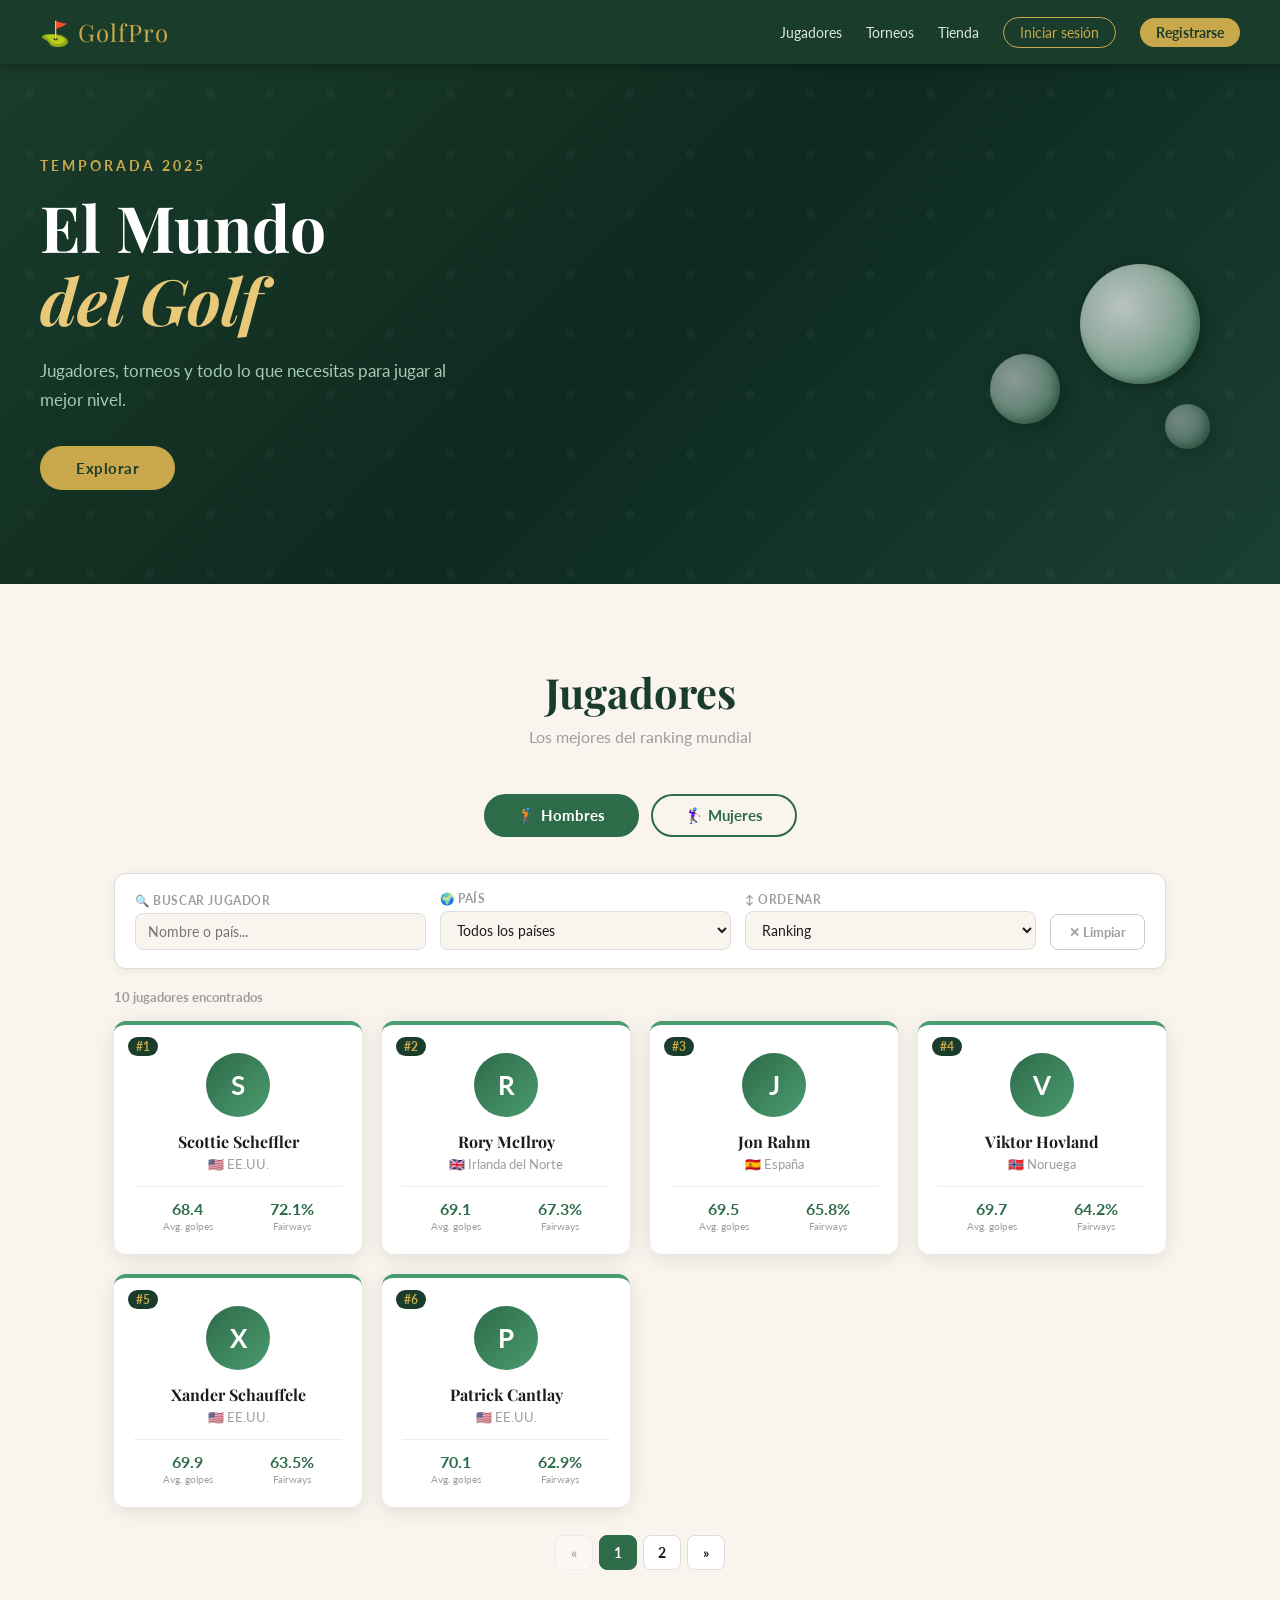
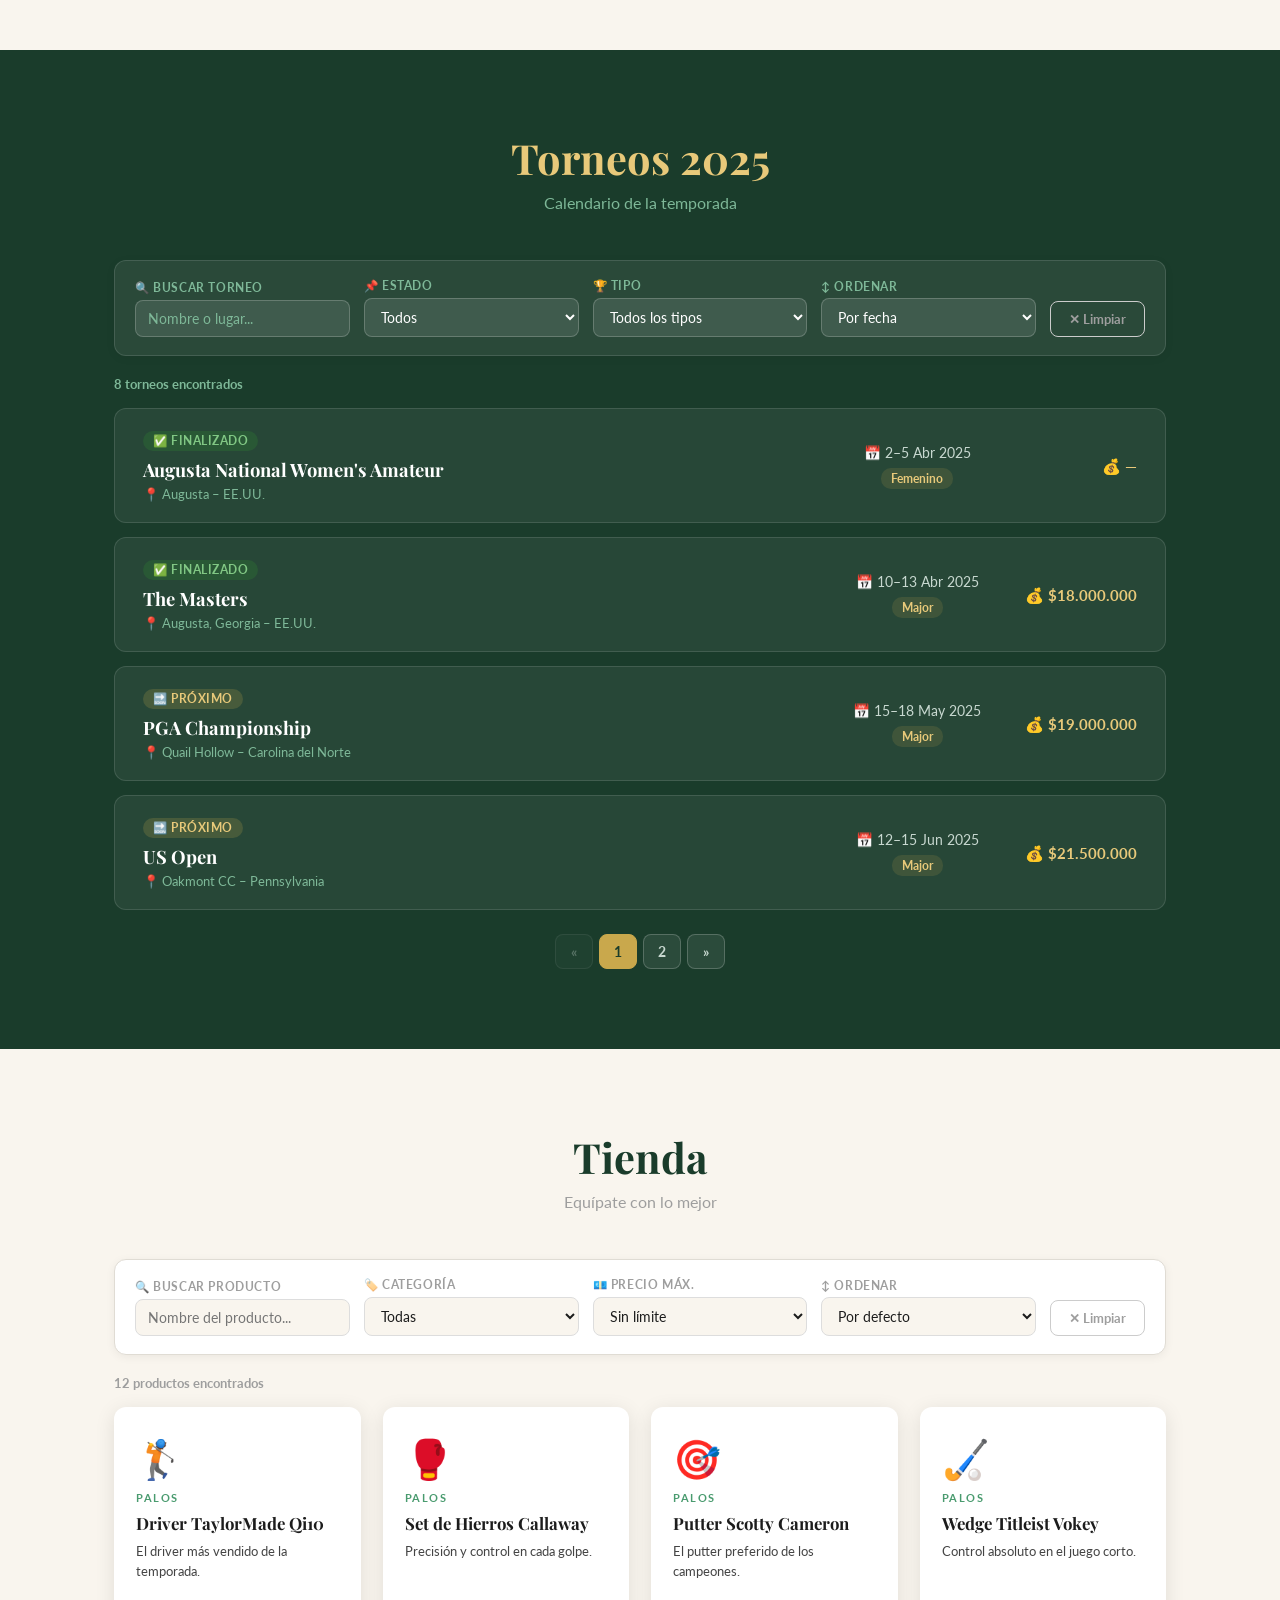
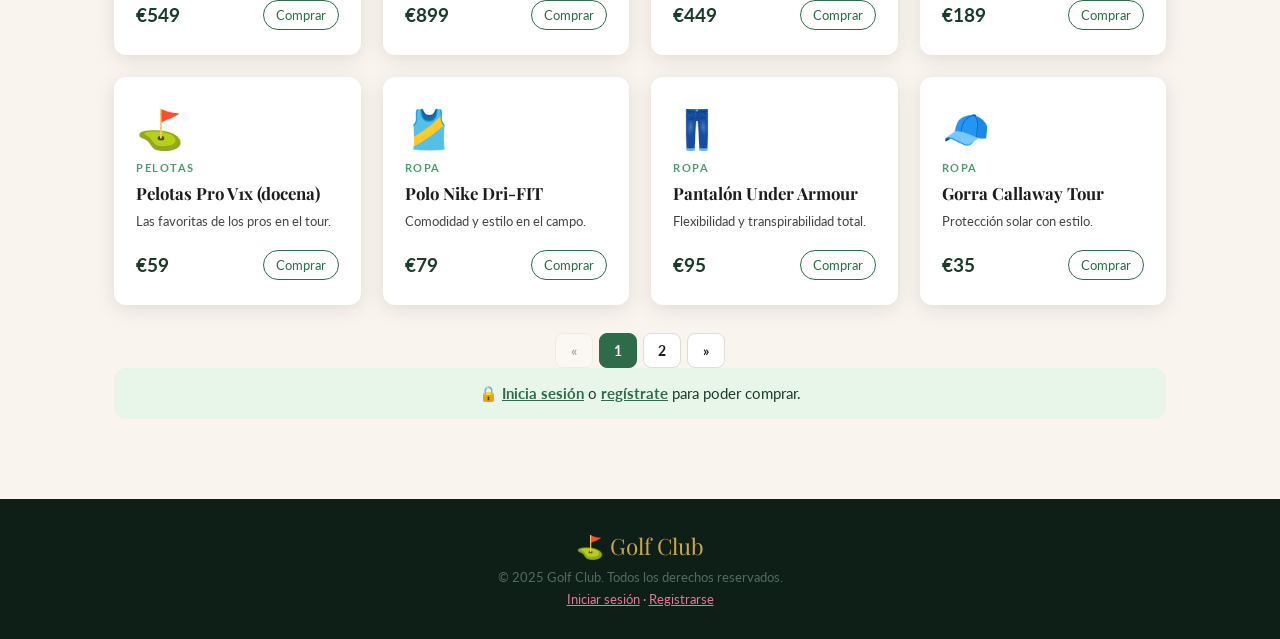
<file: backups/progolf_files_20260505_172941/progolf/index.html>
<!DOCTYPE html>
<html lang="es">

<head>
    <meta charset="UTF-8">
    <meta name="viewport" content="width=device-width, initial-scale=1.0">
    <title>GolfPro – El mundo del golf</title>
    <link rel="stylesheet" href="style.css">
    <link
        href="https://fonts.googleapis.com/css2?family=Playfair+Display:ital,wght@0,400;0,700;1,400&family=Lato:wght@300;400;700&display=swap"
        rel="stylesheet">
</head>

<body>

    <!-- ===== NAVBAR ===== -->
    <header class="navbar">
        <div class="nav-brand">⛳ GolfPro</div>
        <nav class="nav-links">
            <a href="#jugadores">Jugadores</a>
            <a href="#torneos">Torneos</a>
            <a href="#tienda">Tienda</a>
            <a href="login.php" class="btn-nav-login">Iniciar sesión</a>
            <a href="register.php" class="btn-nav-register">Registrarse</a>
        </nav>
        <button class="hamburger" onclick="toggleMenu()">☰</button>
    </header>

    <div class="mobile-menu" id="mobileMenu">
        <a href="#jugadores" onclick="toggleMenu()">Jugadores</a>
        <a href="#torneos" onclick="toggleMenu()">Torneos</a>
        <a href="#tienda" onclick="toggleMenu()">Tienda</a>
        <a href="login.php">Iniciar sesión</a>
        <a href="register.php">Registrarse</a>
    </div>

    <!-- ===== HERO ===== -->
    <section class="hero">
        <div class="hero-overlay"></div>
        <div class="hero-content">
            <p class="hero-tag">Temporada 2025</p>
            <h1 class="hero-title">El Mundo<br><em>del Golf</em></h1>
            <p class="hero-desc">Jugadores, torneos y todo lo que necesitas para jugar al mejor nivel.</p>
            <a href="#jugadores" class="hero-btn">Explorar</a>
        </div>
        <div class="hero-balls">
            <div class="ball b1"></div>
            <div class="ball b2"></div>
            <div class="ball b3"></div>
        </div>
    </section>

    <!-- ===== JUGADORES ===== -->
    <section id="jugadores" class="section">
        <div class="container">
            <div class="section-header">
                <h2 class="section-title">Jugadores</h2>
                <p class="section-sub">Los mejores del ranking mundial</p>
            </div>

            <div class="tabs">
                <button class="tab active" onclick="cambiarTab('hombres', this)">🏌️ Hombres</button>
                <button class="tab" onclick="cambiarTab('mujeres', this)">🏌️‍♀️ Mujeres</button>
            </div>

            <!-- SISTEMA DE CERCA -->
            <div class="cerca-bar">
                <div class="cerca-group">
                    <label class="cerca-label">🔍 Buscar jugador</label>
                    <input type="text" id="buscadorJugador" class="cerca-input" placeholder="Nombre o país..."
                        oninput="renderJugadores()">
                </div>
                <div class="cerca-group">
                    <label class="cerca-label">🌍 País</label>
                    <select id="filtroPais" class="cerca-select" onchange="renderJugadores()">
                        <option value="">Todos los países</option>
                    </select>
                </div>
                <div class="cerca-group">
                    <label class="cerca-label">↕️ Ordenar</label>
                    <select id="ordenJugador" class="cerca-select" onchange="renderJugadores()">
                        <option value="rank">Ranking</option>
                        <option value="nombre">Nombre A–Z</option>
                        <option value="golpes_asc">Menos golpes</option>
                        <option value="golpes_desc">Más golpes</option>
                        <option value="fairway">Mejor fairway</option>
                    </select>
                </div>
                <button class="cerca-reset" onclick="resetFiltrosJugadores()">✕ Limpiar</button>
            </div>

            <p class="resultados-info" id="infoJugadores"></p>
            <div id="gridJugadores" class="players-grid"></div>
            <div class="paginacion" id="paginacionJugadores"></div>
        </div>
    </section>

    <!-- ===== TORNEOS ===== -->
    <section id="torneos" class="section section-dark">
        <div class="container">
            <div class="section-header">
                <h2 class="section-title light">Torneos 2025</h2>
                <p class="section-sub light">Calendario de la temporada</p>
            </div>

            <!-- SISTEMA DE CERCA -->
            <div class="cerca-bar cerca-bar-dark">
                <div class="cerca-group">
                    <label class="cerca-label light">🔍 Buscar torneo</label>
                    <input type="text" id="buscadorTorneo" class="cerca-input dark" placeholder="Nombre o lugar..."
                        oninput="renderTorneos()">
                </div>
                <div class="cerca-group">
                    <label class="cerca-label light">📌 Estado</label>
                    <select id="filtroEstado" class="cerca-select dark" onchange="renderTorneos()">
                        <option value="">Todos</option>
                        <option value="finalizado">✅ Finalizados</option>
                        <option value="proximo">🔜 Próximos</option>
                    </select>
                </div>
                <div class="cerca-group">
                    <label class="cerca-label light">🏆 Tipo</label>
                    <select id="filtroTipo" class="cerca-select dark" onchange="renderTorneos()">
                        <option value="">Todos los tipos</option>
                        <option value="Major">Major</option>
                        <option value="Major Femenino">Major Femenino</option>
                        <option value="Femenino">Femenino</option>
                        <option value="Equipo">Equipo</option>
                        <option value="Tour">Tour</option>
                    </select>
                </div>
                <div class="cerca-group">
                    <label class="cerca-label light">↕️ Ordenar</label>
                    <select id="ordenTorneo" class="cerca-select dark" onchange="renderTorneos()">
                        <option value="fecha">Por fecha</option>
                        <option value="nombre">Nombre A–Z</option>
                        <option value="premio_desc">Mayor premio</option>
                        <option value="premio_asc">Menor premio</option>
                    </select>
                </div>
                <button class="cerca-reset" onclick="resetFiltrosTorneos()">✕ Limpiar</button>
            </div>

            <p class="resultados-info light" id="infoTorneos"></p>
            <div id="listaTorneos" class="torneos-list"></div>
            <div class="paginacion paginacion-dark" id="paginacionTorneos"></div>
        </div>
    </section>

    <!-- ===== TIENDA ===== -->
    <section id="tienda" class="section">
        <div class="container">
            <div class="section-header">
                <h2 class="section-title">Tienda</h2>
                <p class="section-sub">Equípate con lo mejor</p>
            </div>

            <!-- SISTEMA DE CERCA -->
            <div class="cerca-bar">
                <div class="cerca-group">
                    <label class="cerca-label">🔍 Buscar producto</label>
                    <input type="text" id="buscadorProducto" class="cerca-input" placeholder="Nombre del producto..."
                        oninput="renderProductos()">
                </div>
                <div class="cerca-group">
                    <label class="cerca-label">🏷️ Categoría</label>
                    <select id="filtroCategoria" class="cerca-select" onchange="renderProductos()">
                        <option value="">Todas</option>
                        <option value="Palos">Palos</option>
                        <option value="Pelotas">Pelotas</option>
                        <option value="Ropa">Ropa</option>
                        <option value="Calzado">Calzado</option>
                        <option value="Accesorios">Accesorios</option>
                    </select>
                </div>
                <div class="cerca-group">
                    <label class="cerca-label">💶 Precio máx.</label>
                    <select id="filtroPreco" class="cerca-select" onchange="renderProductos()">
                        <option value="">Sin límite</option>
                        <option value="50">Hasta €50</option>
                        <option value="100">Hasta €100</option>
                        <option value="200">Hasta €200</option>
                        <option value="400">Hasta €400</option>
                        <option value="600">Hasta €600</option>
                    </select>
                </div>
                <div class="cerca-group">
                    <label class="cerca-label">↕️ Ordenar</label>
                    <select id="ordenProducto" class="cerca-select" onchange="renderProductos()">
                        <option value="defecto">Por defecto</option>
                        <option value="nombre">Nombre A–Z</option>
                        <option value="precio_asc">Precio: menor a mayor</option>
                        <option value="precio_desc">Precio: mayor a menor</option>
                    </select>
                </div>
                <button class="cerca-reset" onclick="resetFiltrosProductos()">✕ Limpiar</button>
            </div>

            <p class="resultados-info" id="infoProductos"></p>
            <div id="gridProductos" class="shop-grid"></div>
            <div class="paginacion" id="paginacionProductos"></div>

            <div class="shop-notice">
                <p>🔒 <a href="login.php">Inicia sesión</a> o <a href="register.php">regístrate</a> para poder comprar.
                </p>
            </div>
        </div>
    </section>

    <!-- ===== FOOTER ===== -->
    <footer class="footer">
        <div class="footer-inner">
            <p class="footer-logo">⛳ Golf Club</p>
            <p class="footer-copy">© 2025 Golf Club. Todos los derechos reservados.</p>
            <p class="footer-user">
                <a href="login.php">Iniciar sesión</a> · <a href="register.php">Registrarse</a>
            </p>
        </div>
    </footer>

    <script>
        /* ── DATOS ── */
        const jugadoresHombres = [
            { rank: 1, nombre: "Scottie Scheffler", pais: "EE.UU.", bandera: "🇺🇸", golpes: 68.4, fairway: 72.1 },
            { rank: 2, nombre: "Rory McIlroy", pais: "Irlanda del Norte", bandera: "🇬🇧", golpes: 69.1, fairway: 67.3 },
            { rank: 3, nombre: "Jon Rahm", pais: "España", bandera: "🇪🇸", golpes: 69.5, fairway: 65.8 },
            { rank: 4, nombre: "Viktor Hovland", pais: "Noruega", bandera: "🇳🇴", golpes: 69.7, fairway: 64.2 },
            { rank: 5, nombre: "Xander Schauffele", pais: "EE.UU.", bandera: "🇺🇸", golpes: 69.9, fairway: 63.5 },
            { rank: 6, nombre: "Patrick Cantlay", pais: "EE.UU.", bandera: "🇺🇸", golpes: 70.1, fairway: 62.9 },
            { rank: 7, nombre: "Ludvig Åberg", pais: "Suecia", bandera: "🇸🇪", golpes: 70.2, fairway: 62.1 },
            { rank: 8, nombre: "Collin Morikawa", pais: "EE.UU.", bandera: "🇺🇸", golpes: 70.4, fairway: 61.8 },
            { rank: 9, nombre: "Tommy Fleetwood", pais: "Inglaterra", bandera: "🏴󠁧󠁢󠁥󠁮󠁧󠁿", golpes: 70.5, fairway: 61.2 },
            { rank: 10, nombre: "Hideki Matsuyama", pais: "Japón", bandera: "🇯🇵", golpes: 70.6, fairway: 60.5 },
        ];
        const jugadoresMujeres = [
            { rank: 1, nombre: "Nelly Korda", pais: "EE.UU.", bandera: "🇺🇸", golpes: 69.2, fairway: 73.5 },
            { rank: 2, nombre: "Celine Boutier", pais: "Francia", bandera: "🇫🇷", golpes: 69.8, fairway: 70.1 },
            { rank: 3, nombre: "Lydia Ko", pais: "Nueva Zelanda", bandera: "🇳🇿", golpes: 70.0, fairway: 68.7 },
            { rank: 4, nombre: "Lilia Vu", pais: "EE.UU.", bandera: "🇺🇸", golpes: 70.3, fairway: 67.2 },
            { rank: 5, nombre: "Brooke Henderson", pais: "Canadá", bandera: "🇨🇦", golpes: 70.5, fairway: 65.9 },
            { rank: 6, nombre: "Atthaya Thitikul", pais: "Tailandia", bandera: "🇹🇭", golpes: 70.7, fairway: 64.4 },
            { rank: 7, nombre: "Hannah Green", pais: "Australia", bandera: "🇦🇺", golpes: 70.9, fairway: 63.8 },
            { rank: 8, nombre: "Minjee Lee", pais: "Australia", bandera: "🇦🇺", golpes: 71.1, fairway: 63.0 },
            { rank: 9, nombre: "Jeeno Thitaree", pais: "Tailandia", bandera: "🇹🇭", golpes: 71.3, fairway: 62.2 },
            { rank: 10, nombre: "Rose Zhang", pais: "EE.UU.", bandera: "🇺🇸", golpes: 71.5, fairway: 61.5 },
        ];
        const torneos = [
            { nombre: "The Masters", lugar: "Augusta, Georgia – EE.UU.", fecha: "2025-04-10", fechaTexto: "10–13 Abr 2025", tipo: "Major", estado: "finalizado", premio: 18000000 },
            { nombre: "Augusta National Women's Amateur", lugar: "Augusta – EE.UU.", fecha: "2025-04-02", fechaTexto: "2–5 Abr 2025", tipo: "Femenino", estado: "finalizado", premio: 0 },
            { nombre: "PGA Championship", lugar: "Quail Hollow – Carolina del Norte", fecha: "2025-05-15", fechaTexto: "15–18 May 2025", tipo: "Major", estado: "proximo", premio: 19000000 },
            { nombre: "US Open", lugar: "Oakmont CC – Pennsylvania", fecha: "2025-06-12", fechaTexto: "12–15 Jun 2025", tipo: "Major", estado: "proximo", premio: 21500000 },
            { nombre: "The Open Championship", lugar: "Royal Portrush – Irlanda", fecha: "2025-07-17", fechaTexto: "17–20 Jul 2025", tipo: "Major", estado: "proximo", premio: 17000000 },
            { nombre: "AIG Women's Open", lugar: "Carnoustie – Escocia", fecha: "2025-08-07", fechaTexto: "7–10 Ago 2025", tipo: "Major Femenino", estado: "proximo", premio: 9000000 },
            { nombre: "Ryder Cup", lugar: "Adare Manor – Irlanda", fecha: "2025-09-26", fechaTexto: "26–28 Sep 2025", tipo: "Equipo", estado: "proximo", premio: 0 },
            { nombre: "DP World Tour Championship", lugar: "Dubai – EAU", fecha: "2025-12-18", fechaTexto: "18–21 Dic 2025", tipo: "Tour", estado: "proximo", premio: 10000000 },
        ];
        const productos = [
            { nombre: "Driver TaylorMade Qi10", desc: "El driver más vendido de la temporada.", precio: 549, cat: "Palos", icono: "🏌️" },
            { nombre: "Set de Hierros Callaway", desc: "Precisión y control en cada golpe.", precio: 899, cat: "Palos", icono: "🥊" },
            { nombre: "Putter Scotty Cameron", desc: "El putter preferido de los campeones.", precio: 449, cat: "Palos", icono: "🎯" },
            { nombre: "Wedge Titleist Vokey", desc: "Control absoluto en el juego corto.", precio: 189, cat: "Palos", icono: "🏑" },
            { nombre: "Pelotas Pro V1x (docena)", desc: "Las favoritas de los pros en el tour.", precio: 59, cat: "Pelotas", icono: "⛳" },
            { nombre: "Polo Nike Dri-FIT", desc: "Comodidad y estilo en el campo.", precio: 79, cat: "Ropa", icono: "🎽" },
            { nombre: "Pantalón Under Armour", desc: "Flexibilidad y transpirabilidad total.", precio: 95, cat: "Ropa", icono: "👖" },
            { nombre: "Gorra Callaway Tour", desc: "Protección solar con estilo.", precio: 35, cat: "Ropa", icono: "🧢" },
            { nombre: "Zapatos FootJoy Pro SL", desc: "Agarre y comodidad durante 18 hoyos.", precio: 189, cat: "Calzado", icono: "👟" },
            { nombre: "Bolsa de Golf Titleist", desc: "Ligera y con múltiples compartimentos.", precio: 329, cat: "Accesorios", icono: "🎒" },
            { nombre: "Rangefinder Bushnell", desc: "Mide distancias con precisión láser.", precio: 249, cat: "Accesorios", icono: "🔭" },
            { nombre: "Guantes FootJoy WeatherSof", desc: "Agarre perfecto con cualquier clima.", precio: 28, cat: "Accesorios", icono: "🧤" },
        ];

        /* ── ESTADO ── */
        let tabActual = 'hombres';
        let paginaJ = 1, paginaT = 1, paginaP = 1;
        const PJ = 6, PT = 4, PP = 8;

        /* ── UTILIDADES ── */
        function formatPremio(n) { return n ? '$' + n.toLocaleString('es-ES') : '—'; }

        function renderPaginacion(id, total, porPag, actual, fn) {
            const totalPags = Math.ceil(total / porPag);
            const el = document.getElementById(id);
            if (totalPags <= 1) { el.innerHTML = ''; return; }
            let h = `<button class="pag-btn${actual === 1 ? ' disabled' : ''}" onclick="${fn}(${actual - 1})">«</button>`;
            for (let i = 1; i <= totalPags; i++)
                h += `<button class="pag-btn${i === actual ? ' active' : ''}" onclick="${fn}(${i})">${i}</button>`;
            h += `<button class="pag-btn${actual === totalPags ? ' disabled' : ''}" onclick="${fn}(${actual + 1})">»</button>`;
            el.innerHTML = h;
        }

        /* ── JUGADORES ── */
        function poblarPaises() {
            const sel = document.getElementById('filtroPais');
            const val = sel.value;
            const datos = tabActual === 'hombres' ? jugadoresHombres : jugadoresMujeres;
            const paises = [...new Set(datos.map(j => j.pais))].sort();
            sel.innerHTML = '<option value="">Todos los países</option>' +
                paises.map(p => `<option value="${p}"${p === val ? ' selected' : ''}>${p}</option>`).join('');
        }

        function cambiarTab(tab, btn) {
            tabActual = tab; paginaJ = 1;
            document.querySelectorAll('.tab').forEach(b => b.classList.remove('active'));
            btn.classList.add('active');
            document.getElementById('filtroPais').value = '';
            poblarPaises();
            renderJugadores();
        }

        function renderJugadores(pag) {
            if (pag !== undefined) paginaJ = pag;
            const buscar = document.getElementById('buscadorJugador').value.toLowerCase();
            const pais = document.getElementById('filtroPais').value;
            const orden = document.getElementById('ordenJugador').value;
            const fem = tabActual === 'mujeres';

            let lista = fem ? [...jugadoresMujeres] : [...jugadoresHombres];
            if (buscar) lista = lista.filter(j => j.nombre.toLowerCase().includes(buscar) || j.pais.toLowerCase().includes(buscar));
            if (pais) lista = lista.filter(j => j.pais === pais);
            lista.sort((a, b) => orden === 'rank' ? a.rank - b.rank : orden === 'nombre' ? a.nombre.localeCompare(b.nombre) : orden === 'golpes_asc' ? a.golpes - b.golpes : orden === 'golpes_desc' ? b.golpes - a.golpes : b.fairway - a.fairway);

            document.getElementById('infoJugadores').textContent = lista.length === 0
                ? 'Sin resultados.' : `${lista.length} jugador${lista.length !== 1 ? 'es' : ''} encontrado${lista.length !== 1 ? 's' : ''}`;

            const pag2 = lista.slice((paginaJ - 1) * PJ, paginaJ * PJ);
            document.getElementById('gridJugadores').innerHTML = pag2.length === 0
                ? '<p class="sin-resultados">Sin resultados. Prueba con otros filtros.</p>'
                : pag2.map(j => `
            <div class="player-card${fem ? ' female' : ''}">
                <div class="player-rank">#${j.rank}</div>
                <div class="player-avatar">${j.nombre[0]}</div>
                <h3 class="player-name">${j.nombre}</h3>
                <p class="player-country">${j.bandera} ${j.pais}</p>
                <div class="player-stats">
                    <div class="stat"><span class="stat-val">${j.golpes}</span><span class="stat-lbl">Avg. golpes</span></div>
                    <div class="stat"><span class="stat-val">${j.fairway}%</span><span class="stat-lbl">Fairways</span></div>
                </div>
            </div>`).join('');
            renderPaginacion('paginacionJugadores', lista.length, PJ, paginaJ, 'renderJugadores');
        }

        function resetFiltrosJugadores() {
            ['buscadorJugador'].forEach(id => document.getElementById(id).value = '');
            document.getElementById('filtroPais').value = '';
            document.getElementById('ordenJugador').value = 'rank';
            paginaJ = 1; renderJugadores();
        }

        /* ── TORNEOS ── */
        function renderTorneos(pag) {
            if (pag !== undefined) paginaT = pag;
            const buscar = document.getElementById('buscadorTorneo').value.toLowerCase();
            const estado = document.getElementById('filtroEstado').value;
            const tipo = document.getElementById('filtroTipo').value;
            const orden = document.getElementById('ordenTorneo').value;

            let lista = [...torneos];
            if (buscar) lista = lista.filter(t => t.nombre.toLowerCase().includes(buscar) || t.lugar.toLowerCase().includes(buscar));
            if (estado) lista = lista.filter(t => t.estado === estado);
            if (tipo) lista = lista.filter(t => t.tipo === tipo);
            lista.sort((a, b) => orden === 'fecha' ? new Date(a.fecha) - new Date(b.fecha) : orden === 'nombre' ? a.nombre.localeCompare(b.nombre) : orden === 'premio_desc' ? b.premio - a.premio : a.premio - b.premio);

            document.getElementById('infoTorneos').textContent = lista.length === 0
                ? 'Sin resultados.' : `${lista.length} torneo${lista.length !== 1 ? 's' : ''} encontrado${lista.length !== 1 ? 's' : ''}`;

            const pag2 = lista.slice((paginaT - 1) * PT, paginaT * PT);
            document.getElementById('listaTorneos').innerHTML = pag2.length === 0
                ? '<p class="sin-resultados light">Sin resultados.</p>'
                : pag2.map(t => `
            <div class="torneo-card">
                <div class="torneo-left">
                    <span class="torneo-badge ${t.estado === 'finalizado' ? 'badge-done' : 'badge-next'}">${t.estado === 'finalizado' ? '✅ Finalizado' : '🔜 Próximo'}</span>
                    <h3 class="torneo-name">${t.nombre}</h3>
                    <p class="torneo-lugar">📍 ${t.lugar}</p>
                </div>
                <div class="torneo-mid">
                    <span class="torneo-fecha">📅 ${t.fechaTexto}</span>
                    <span class="torneo-tipo">${t.tipo}</span>
                </div>
                <div class="torneo-right">
                    <span class="torneo-prize">💰 ${formatPremio(t.premio)}</span>
                </div>
            </div>`).join('');
            renderPaginacion('paginacionTorneos', lista.length, PT, paginaT, 'renderTorneos');
        }

        function resetFiltrosTorneos() {
            ['buscadorTorneo', 'filtroEstado', 'filtroTipo'].forEach(id => document.getElementById(id).value = '');
            document.getElementById('ordenTorneo').value = 'fecha';
            paginaT = 1; renderTorneos();
        }

        /* ── PRODUCTOS ── */
        function renderProductos(pag) {
            if (pag !== undefined) paginaP = pag;
            const buscar = document.getElementById('buscadorProducto').value.toLowerCase();
            const cat = document.getElementById('filtroCategoria').value;
            const precMax = document.getElementById('filtroPreco').value;
            const orden = document.getElementById('ordenProducto').value;

            let lista = [...productos];
            if (buscar) lista = lista.filter(p => p.nombre.toLowerCase().includes(buscar));
            if (cat) lista = lista.filter(p => p.cat === cat);
            if (precMax) lista = lista.filter(p => p.precio <= parseInt(precMax));
            lista.sort((a, b) => orden === 'nombre' ? a.nombre.localeCompare(b.nombre) : orden === 'precio_asc' ? a.precio - b.precio : orden === 'precio_desc' ? b.precio - a.precio : 0);

            document.getElementById('infoProductos').textContent = lista.length === 0
                ? 'Sin resultados.' : `${lista.length} producto${lista.length !== 1 ? 's' : ''} encontrado${lista.length !== 1 ? 's' : ''}`;

            const pag2 = lista.slice((paginaP - 1) * PP, paginaP * PP);
            document.getElementById('gridProductos').innerHTML = pag2.length === 0
                ? '<p class="sin-resultados">Sin resultados. Prueba con otros filtros.</p>'
                : pag2.map(p => `
            <div class="product-card">
                <div class="product-icon">${p.icono}</div>
                <span class="product-cat">${p.cat}</span>
                <h3 class="product-name">${p.nombre}</h3>
                <p class="product-desc">${p.desc}</p>
                <div class="product-footer">
                    <span class="product-price">€${p.precio}</span>
                    <a href="login.php" class="btn-buy-login">Comprar</a>
                </div>
            </div>`).join('');
            renderPaginacion('paginacionProductos', lista.length, PP, paginaP, 'renderProductos');
        }

        function resetFiltrosProductos() {
            ['buscadorProducto', 'filtroCategoria', 'filtroPreco'].forEach(id => document.getElementById(id).value = '');
            document.getElementById('ordenProducto').value = 'defecto';
            paginaP = 1; renderProductos();
        }

        /* ── NAV ── */
        function toggleMenu() { document.getElementById('mobileMenu').classList.toggle('open'); }
        window.addEventListener('scroll', () => {
            document.getElementById('mobileMenu').classList.remove('open');
            document.querySelector('.navbar').style.boxShadow = window.scrollY > 10 ? '0 4px 20px rgba(0,0,0,0.5)' : '0 2px 12px rgba(0,0,0,0.3)';
        });
        document.querySelectorAll('a[href^="#"]').forEach(a => a.addEventListener('click', e => {
            e.preventDefault();
            const t = document.querySelector(a.getAttribute('href'));
            if (t) t.scrollIntoView({ behavior: 'smooth' });
        }));

        /* ── INIT ── */
        poblarPaises();
        renderJugadores();
        renderTorneos();
        renderProductos();
    </script>
</body>

</html>
</file>
<file: backups/progolf_files_20260505_172941/progolf/style.css>
/* ===========================
   GOLF CLUB – style.css
   =========================== */

@import url('https://fonts.googleapis.com/css2?family=Playfair+Display:ital,wght@0,400;0,700;1,400&family=Lato:wght@300;400;700&display=swap');

:root {
    --green-dark: #1a3c2b;
    --green-mid: #2e6b49;
    --green-light: #4a9b6f;
    --gold: #c9a84c;
    --gold-light: #e8c97a;
    --cream: #f9f5ee;
    --white: #ffffff;
    --gray-light: #f0ece4;
    --gray-mid: #9e9e9e;
    --text-dark: #1c1c1c;
    --text-mid: #444;
    --red-badge: #c0392b;
    --shadow: 0 4px 20px rgba(0,0,0,0.10);
    --radius: 12px;
}

* { margin: 0; padding: 0; box-sizing: border-box; }

html { scroll-behavior: smooth; }

body {
    font-family: 'Lato', sans-serif;
    background: var(--cream);
    color: var(--text-dark);
}

/* ===== NAVBAR ===== */
.navbar {
    position: sticky;
    top: 0;
    z-index: 100;
    display: flex;
    align-items: center;
    justify-content: space-between;
    padding: 0 40px;
    height: 64px;
    background: var(--green-dark);
    box-shadow: 0 2px 12px rgba(0,0,0,0.3);
}

.nav-brand {
    font-family: 'Playfair Display', serif;
    font-size: 1.5rem;
    color: var(--gold);
    letter-spacing: 1px;
}

.nav-links {
    display: flex;
    align-items: center;
    gap: 24px;
}

.nav-links a {
    color: #dde8e2;
    text-decoration: none;
    font-size: 0.9rem;
    font-weight: 400;
    transition: color 0.2s;
}

.nav-links a:hover { color: var(--gold-light); }

.nav-user {
    color: var(--gold-light);
    font-weight: 700;
    font-size: 0.9rem;
}

.btn-nav-login {
    background: transparent;
    border: 1px solid var(--gold);
    color: var(--gold) !important;
    padding: 6px 16px;
    border-radius: 20px;
    transition: all 0.2s !important;
}

.btn-nav-login:hover {
    background: var(--gold) !important;
    color: var(--green-dark) !important;
}

.btn-nav-register {
    background: var(--gold);
    color: var(--green-dark) !important;
    padding: 6px 16px;
    border-radius: 20px;
    font-weight: 700 !important;
    transition: all 0.2s !important;
}

.btn-nav-register:hover { background: var(--gold-light) !important; }

.btn-nav-logout {
    color: #ffa0a0 !important;
    font-size: 0.85rem !important;
}

/* ===== HERO ===== */
.hero {
    position: relative;
    min-height: 520px;
    display: flex;
    align-items: center;
    background: linear-gradient(135deg, var(--green-dark) 0%, #0d2a1e 50%, #1a4033 100%);
    overflow: hidden;
    padding: 60px 40px;
}

.hero-overlay {
    position: absolute;
    inset: 0;
    background: url("data:image/svg+xml,%3Csvg width='60' height='60' viewBox='0 0 60 60' xmlns='http://www.w3.org/2000/svg'%3E%3Cg fill='none' fill-rule='evenodd'%3E%3Cg fill='%23ffffff' fill-opacity='0.03'%3E%3Ccircle cx='30' cy='30' r='4'/%3E%3C/g%3E%3C/g%3E%3C/svg%3E");
}

.hero-content {
    position: relative;
    z-index: 2;
    max-width: 600px;
}

.hero-tag {
    color: var(--gold);
    font-size: 0.85rem;
    letter-spacing: 3px;
    text-transform: uppercase;
    margin-bottom: 16px;
    font-weight: 700;
}

.hero-title {
    font-family: 'Playfair Display', serif;
    font-size: 4rem;
    color: var(--white);
    line-height: 1.15;
    margin-bottom: 20px;
}

.hero-title em {
    color: var(--gold-light);
    font-style: italic;
}

.hero-desc {
    color: #a8c8b8;
    font-size: 1.05rem;
    line-height: 1.7;
    margin-bottom: 32px;
    max-width: 420px;
}

.hero-btn {
    display: inline-block;
    background: var(--gold);
    color: var(--green-dark);
    padding: 13px 36px;
    border-radius: 30px;
    text-decoration: none;
    font-weight: 700;
    font-size: 0.95rem;
    letter-spacing: 0.5px;
    transition: all 0.25s;
}

.hero-btn:hover {
    background: var(--gold-light);
    transform: translateY(-2px);
    box-shadow: 0 8px 20px rgba(201,168,76,0.35);
}

/* Decorative balls */
.hero-balls { position: absolute; right: 80px; top: 50%; transform: translateY(-50%); z-index: 1; }
.ball {
    border-radius: 50%;
    background: radial-gradient(circle at 35% 35%, #ffffff, #c8ddd2 40%, #4a9b6f);
    box-shadow: inset -4px -4px 8px rgba(0,0,0,0.3), 4px 4px 16px rgba(0,0,0,0.4);
    position: absolute;
}
.b1 { width: 120px; height: 120px; top: -60px; right: 0; opacity: 0.7; }
.b2 { width: 70px; height: 70px; top: 30px; right: 140px; opacity: 0.5; }
.b3 { width: 45px; height: 45px; top: 80px; right: -10px; opacity: 0.4; }

/* ===== SECTIONS ===== */
.section { padding: 80px 0; }
.section-dark { background: var(--green-dark); }

.container { max-width: 1100px; margin: 0 auto; padding: 0 24px; }

.section-header { text-align: center; margin-bottom: 48px; }

.section-title {
    font-family: 'Playfair Display', serif;
    font-size: 2.6rem;
    color: var(--green-dark);
    margin-bottom: 8px;
}

.section-title.light { color: var(--gold-light); }
.section-sub { color: var(--gray-mid); font-size: 1rem; }
.section-sub.light { color: #7eb898; }

/* ===== TABS ===== */
.tabs {
    display: flex;
    justify-content: center;
    gap: 12px;
    margin-bottom: 36px;
}

.tab {
    padding: 10px 32px;
    border: 2px solid var(--green-mid);
    background: transparent;
    color: var(--green-mid);
    border-radius: 30px;
    font-size: 0.95rem;
    font-weight: 700;
    cursor: pointer;
    transition: all 0.2s;
    font-family: 'Lato', sans-serif;
}

.tab:hover, .tab.active {
    background: var(--green-mid);
    color: white;
}

.tab-content { display: none; }
.tab-content.active { display: block; }

/* ===== PLAYER CARDS ===== */
.players-grid {
    display: grid;
    grid-template-columns: repeat(auto-fill, minmax(200px, 1fr));
    gap: 20px;
}

.player-card {
    background: var(--white);
    border-radius: var(--radius);
    padding: 28px 20px 22px;
    text-align: center;
    box-shadow: var(--shadow);
    border-top: 4px solid var(--green-light);
    transition: transform 0.2s, box-shadow 0.2s;
    position: relative;
}

.player-card.female { border-top-color: #e07b9a; }
.player-card:hover { transform: translateY(-4px); box-shadow: 0 10px 30px rgba(0,0,0,0.13); }

.player-rank {
    position: absolute;
    top: 12px;
    left: 14px;
    font-size: 0.75rem;
    font-weight: 700;
    color: var(--gold);
    background: var(--green-dark);
    padding: 2px 8px;
    border-radius: 10px;
}

.player-avatar {
    width: 64px;
    height: 64px;
    border-radius: 50%;
    background: linear-gradient(135deg, var(--green-mid), var(--green-light));
    color: white;
    font-size: 1.6rem;
    font-weight: 700;
    display: flex;
    align-items: center;
    justify-content: center;
    margin: 0 auto 14px;
}

.player-card.female .player-avatar { background: linear-gradient(135deg, #c06080, #e07b9a); }

.player-name {
    font-family: 'Playfair Display', serif;
    font-size: 1rem;
    color: var(--text-dark);
    margin-bottom: 4px;
}

.player-country { font-size: 0.8rem; color: var(--gray-mid); margin-bottom: 14px; }

.player-stats { display: flex; justify-content: space-around; border-top: 1px solid #eee; padding-top: 12px; }
.stat { display: flex; flex-direction: column; align-items: center; }
.stat-val { font-size: 1rem; font-weight: 700; color: var(--green-mid); }
.stat-lbl { font-size: 0.65rem; color: var(--gray-mid); margin-top: 2px; text-align: center; }

/* ===== TORNEOS ===== */
.torneos-list { display: flex; flex-direction: column; gap: 14px; }

.torneo-card {
    background: rgba(255,255,255,0.06);
    border: 1px solid rgba(255,255,255,0.12);
    border-radius: var(--radius);
    padding: 20px 28px;
    display: flex;
    align-items: center;
    justify-content: space-between;
    gap: 20px;
    transition: background 0.2s;
}

.torneo-card:hover { background: rgba(255,255,255,0.10); }

.torneo-left { flex: 1; }
.torneo-mid { text-align: center; min-width: 160px; }
.torneo-right { text-align: right; min-width: 120px; }

.torneo-badge {
    font-size: 0.72rem;
    font-weight: 700;
    padding: 3px 10px;
    border-radius: 12px;
    display: inline-block;
    margin-bottom: 6px;
    text-transform: uppercase;
    letter-spacing: 0.5px;
}

.badge-done { background: rgba(46,125,50,0.3); color: #81c784; }
.badge-next { background: rgba(201,168,76,0.2); color: var(--gold-light); }

.torneo-name {
    font-family: 'Playfair Display', serif;
    font-size: 1.15rem;
    color: var(--white);
    margin-bottom: 4px;
}

.torneo-lugar { font-size: 0.82rem; color: #7eb898; }

.torneo-fecha { display: block; font-size: 0.85rem; color: #c8d8d0; margin-bottom: 6px; }

.torneo-tipo {
    background: rgba(201,168,76,0.15);
    color: var(--gold-light);
    font-size: 0.75rem;
    padding: 3px 10px;
    border-radius: 10px;
    font-weight: 700;
}

.torneo-prize { color: var(--gold-light); font-weight: 700; font-size: 0.95rem; }

/* ===== TIENDA ===== */
.shop-grid {
    display: grid;
    grid-template-columns: repeat(auto-fill, minmax(230px, 1fr));
    gap: 22px;
    margin-bottom: 24px;
}

.product-card {
    background: var(--white);
    border-radius: var(--radius);
    padding: 28px 22px 22px;
    box-shadow: var(--shadow);
    display: flex;
    flex-direction: column;
    gap: 8px;
    transition: transform 0.2s, box-shadow 0.2s;
    border-bottom: 3px solid transparent;
}

.product-card:hover {
    transform: translateY(-4px);
    box-shadow: 0 12px 32px rgba(0,0,0,0.13);
    border-bottom-color: var(--gold);
}

.product-icon { font-size: 2.4rem; }

.product-cat {
    font-size: 0.7rem;
    text-transform: uppercase;
    letter-spacing: 1.5px;
    color: var(--green-light);
    font-weight: 700;
}

.product-name {
    font-family: 'Playfair Display', serif;
    font-size: 1.05rem;
    color: var(--text-dark);
}

.product-desc { font-size: 0.83rem; color: var(--text-mid); line-height: 1.5; flex: 1; }

.product-footer { display: flex; align-items: center; justify-content: space-between; margin-top: 10px; }

.product-price { font-size: 1.2rem; font-weight: 700; color: var(--green-dark); }

.btn-buy {
    background: var(--green-mid);
    color: white;
    border: none;
    padding: 8px 16px;
    border-radius: 20px;
    cursor: pointer;
    font-size: 0.85rem;
    font-weight: 700;
    transition: background 0.2s;
    font-family: 'Lato', sans-serif;
}

.btn-buy:hover { background: var(--green-dark); }

.btn-buy-login {
    font-size: 0.8rem;
    color: var(--green-mid);
    text-decoration: none;
    border: 1px solid var(--green-mid);
    padding: 6px 12px;
    border-radius: 16px;
    transition: all 0.2s;
}

.btn-buy-login:hover { background: var(--green-mid); color: white; }

.shop-notice {
    text-align: center;
    background: #e8f5e9;
    border-radius: var(--radius);
    padding: 16px;
    color: var(--green-dark);
    font-size: 0.95rem;
}

.shop-notice a { color: var(--green-mid); font-weight: 700; }

.cart-bar {
    position: fixed;
    bottom: 24px;
    left: 50%;
    transform: translateX(-50%);
    background: var(--green-dark);
    color: white;
    padding: 14px 28px;
    border-radius: 30px;
    display: flex;
    align-items: center;
    gap: 20px;
    box-shadow: 0 8px 24px rgba(0,0,0,0.3);
    z-index: 200;
    font-weight: 700;
}

.cart-bar button {
    background: none;
    border: none;
    color: white;
    cursor: pointer;
    font-size: 1rem;
}

/* ===== FOOTER ===== */
.footer {
    background: #0d1f17;
    padding: 32px 24px;
    text-align: center;
}

.footer-logo {
    font-family: 'Playfair Display', serif;
    font-size: 1.4rem;
    color: var(--gold);
    margin-bottom: 8px;
}

.footer-copy { color: #556b5e; font-size: 0.82rem; }
.footer-user { color: #7eb898; font-size: 0.82rem; margin-top: 6px; }
.footer-user a { color: #e07b9a; }

/* ===== AUTH PAGES ===== */
body.auth-page {
    background: linear-gradient(135deg, var(--green-dark), #0d2a1e);
    min-height: 100vh;
    display: flex;
    align-items: center;
    justify-content: center;
}

.auth-container {
    background: var(--white);
    border-radius: 18px;
    padding: 48px 40px;
    width: 100%;
    max-width: 420px;
    box-shadow: 0 24px 60px rgba(0,0,0,0.35);
}

.auth-logo { font-size: 2.5rem; text-align: center; margin-bottom: 12px; }

.auth-title {
    font-family: 'Playfair Display', serif;
    font-size: 2rem;
    text-align: center;
    color: var(--green-dark);
    margin-bottom: 4px;
}

.auth-sub { text-align: center; color: var(--gray-mid); font-size: 0.9rem; margin-bottom: 28px; }

.form-group { margin-bottom: 18px; }

.form-group label {
    display: block;
    font-size: 0.82rem;
    font-weight: 700;
    color: var(--text-mid);
    margin-bottom: 6px;
    text-transform: uppercase;
    letter-spacing: 0.5px;
}

.form-group input {
    width: 100%;
    padding: 12px 16px;
    border: 2px solid #ddd;
    border-radius: 10px;
    font-size: 0.95rem;
    font-family: 'Lato', sans-serif;
    transition: border-color 0.2s;
    background: var(--cream);
}

.form-group input:focus {
    outline: none;
    border-color: var(--green-mid);
    background: white;
}

.btn-auth {
    width: 100%;
    padding: 13px;
    background: var(--green-mid);
    color: white;
    border: none;
    border-radius: 10px;
    font-size: 1rem;
    font-weight: 700;
    font-family: 'Lato', sans-serif;
    cursor: pointer;
    margin-top: 4px;
    transition: background 0.2s;
}

.btn-auth:hover { background: var(--green-dark); }

.auth-link { text-align: center; margin-top: 16px; font-size: 0.88rem; color: var(--gray-mid); }
.auth-link a { color: var(--green-mid); font-weight: 700; text-decoration: none; }

.alert {
    padding: 12px 16px;
    border-radius: 10px;
    margin-bottom: 20px;
    font-size: 0.88rem;
    font-weight: 700;
}

.alert-error { background: #fdecea; color: #c0392b; border: 1px solid #f5c6c2; }
.alert-success { background: #e8f5e9; color: #2e7d32; border: 1px solid #c8e6c9; }

/* ===== SISTEMA DE CERCA ===== */
.cerca-bar {
    display: flex;
    flex-wrap: wrap;
    gap: 14px;
    align-items: flex-end;
    background: #fff;
    border: 1px solid #e0dcd4;
    border-radius: var(--radius);
    padding: 18px 20px;
    margin-bottom: 20px;
    box-shadow: 0 2px 10px rgba(0,0,0,0.06);
}
.cerca-bar-dark { background: rgba(255,255,255,0.07); border-color: rgba(255,255,255,0.12); }
.cerca-group { display: flex; flex-direction: column; gap: 5px; flex: 1; min-width: 140px; }
.cerca-label { font-size: 0.72rem; font-weight: 700; text-transform: uppercase; letter-spacing: 0.6px; color: var(--gray-mid); }
.cerca-label.light { color: #7eb898; }
.cerca-input, .cerca-select {
    padding: 9px 12px;
    border: 1.5px solid #ddd;
    border-radius: 8px;
    font-size: 0.88rem;
    font-family: 'Lato', sans-serif;
    background: var(--cream);
    color: var(--text-dark);
    transition: border-color 0.2s;
}
.cerca-input:focus, .cerca-select:focus { outline: none; border-color: var(--green-mid); background: #fff; }
.cerca-input.dark, .cerca-select.dark { background: rgba(255,255,255,0.1); border-color: rgba(255,255,255,0.2); color: #fff; }
.cerca-input.dark::placeholder { color: #7eb898; }
.cerca-input.dark:focus, .cerca-select.dark:focus { background: rgba(255,255,255,0.15); border-color: var(--gold); }
.cerca-select.dark option { background: var(--green-dark); color: white; }
.cerca-reset {
    padding: 9px 18px;
    background: transparent;
    border: 1.5px solid #ccc;
    border-radius: 8px;
    color: var(--gray-mid);
    font-size: 0.82rem;
    font-weight: 700;
    cursor: pointer;
    font-family: 'Lato', sans-serif;
    transition: all 0.2s;
    align-self: flex-end;
    white-space: nowrap;
}
.cerca-reset:hover { border-color: #e57373; color: #e57373; background: #fdecea; }
.resultados-info { font-size: 0.82rem; color: var(--gray-mid); margin-bottom: 16px; font-weight: 700; }
.resultados-info.light { color: #7eb898; }
.sin-resultados { grid-column: 1/-1; text-align: center; color: var(--gray-mid); padding: 40px; font-size: 0.95rem; }
.sin-resultados.light { color: #7eb898; }

/* ===== PAGINACIÓN ===== */
.paginacion { display: flex; justify-content: center; gap: 6px; margin-top: 28px; flex-wrap: wrap; }
.paginacion-dark { margin-top: 24px; }
.pag-btn {
    padding: 8px 14px;
    border: 1.5px solid #ddd;
    background: #fff;
    color: var(--text-dark);
    border-radius: 8px;
    font-size: 0.88rem;
    font-weight: 700;
    font-family: 'Lato', sans-serif;
    cursor: pointer;
    transition: all 0.18s;
    min-width: 38px;
}
.pag-btn:hover:not(.disabled):not(.active) { border-color: var(--green-mid); color: var(--green-mid); }
.pag-btn.active { background: var(--green-mid); border-color: var(--green-mid); color: #fff; }
.pag-btn.disabled { opacity: 0.35; cursor: not-allowed; }
.paginacion-dark .pag-btn { background: rgba(255,255,255,0.08); border-color: rgba(255,255,255,0.2); color: #c8d8d0; }
.paginacion-dark .pag-btn:hover:not(.disabled):not(.active) { border-color: var(--gold); color: var(--gold-light); }
.paginacion-dark .pag-btn.active { background: var(--gold); border-color: var(--gold); color: var(--green-dark); }

/* ===== HAMBURGER / MENÚ MÓVIL ===== */
.hamburger {
    display: none;
    background: none;
    border: none;
    color: var(--gold);
    font-size: 1.6rem;
    cursor: pointer;
}

.mobile-menu {
    display: none;
    flex-direction: column;
    background: var(--green-dark);
    padding: 16px 24px;
    gap: 12px;
    border-top: 1px solid rgba(255,255,255,0.1);
}

.mobile-menu.open { display: flex; }

.mobile-menu a {
    color: #dde8e2;
    text-decoration: none;
    font-size: 1rem;
    padding: 6px 0;
    border-bottom: 1px solid rgba(255,255,255,0.07);
    transition: color 0.2s;
}

.mobile-menu a:hover { color: var(--gold-light); }

/* ===== RESPONSIVE ===== */
@media (max-width: 768px) {
    .navbar { padding: 0 16px; }
    .nav-links { display: none; }
    .hamburger { display: block; }
    .hero { padding: 40px 20px; }
    .hero-title { font-size: 2.6rem; }
    .hero-balls { display: none; }
    .torneo-card { flex-direction: column; align-items: flex-start; }
    .torneo-mid, .torneo-right { text-align: left; }
    .section-title { font-size: 2rem; }
    .auth-container { margin: 20px; padding: 32px 24px; }
}
</file>
